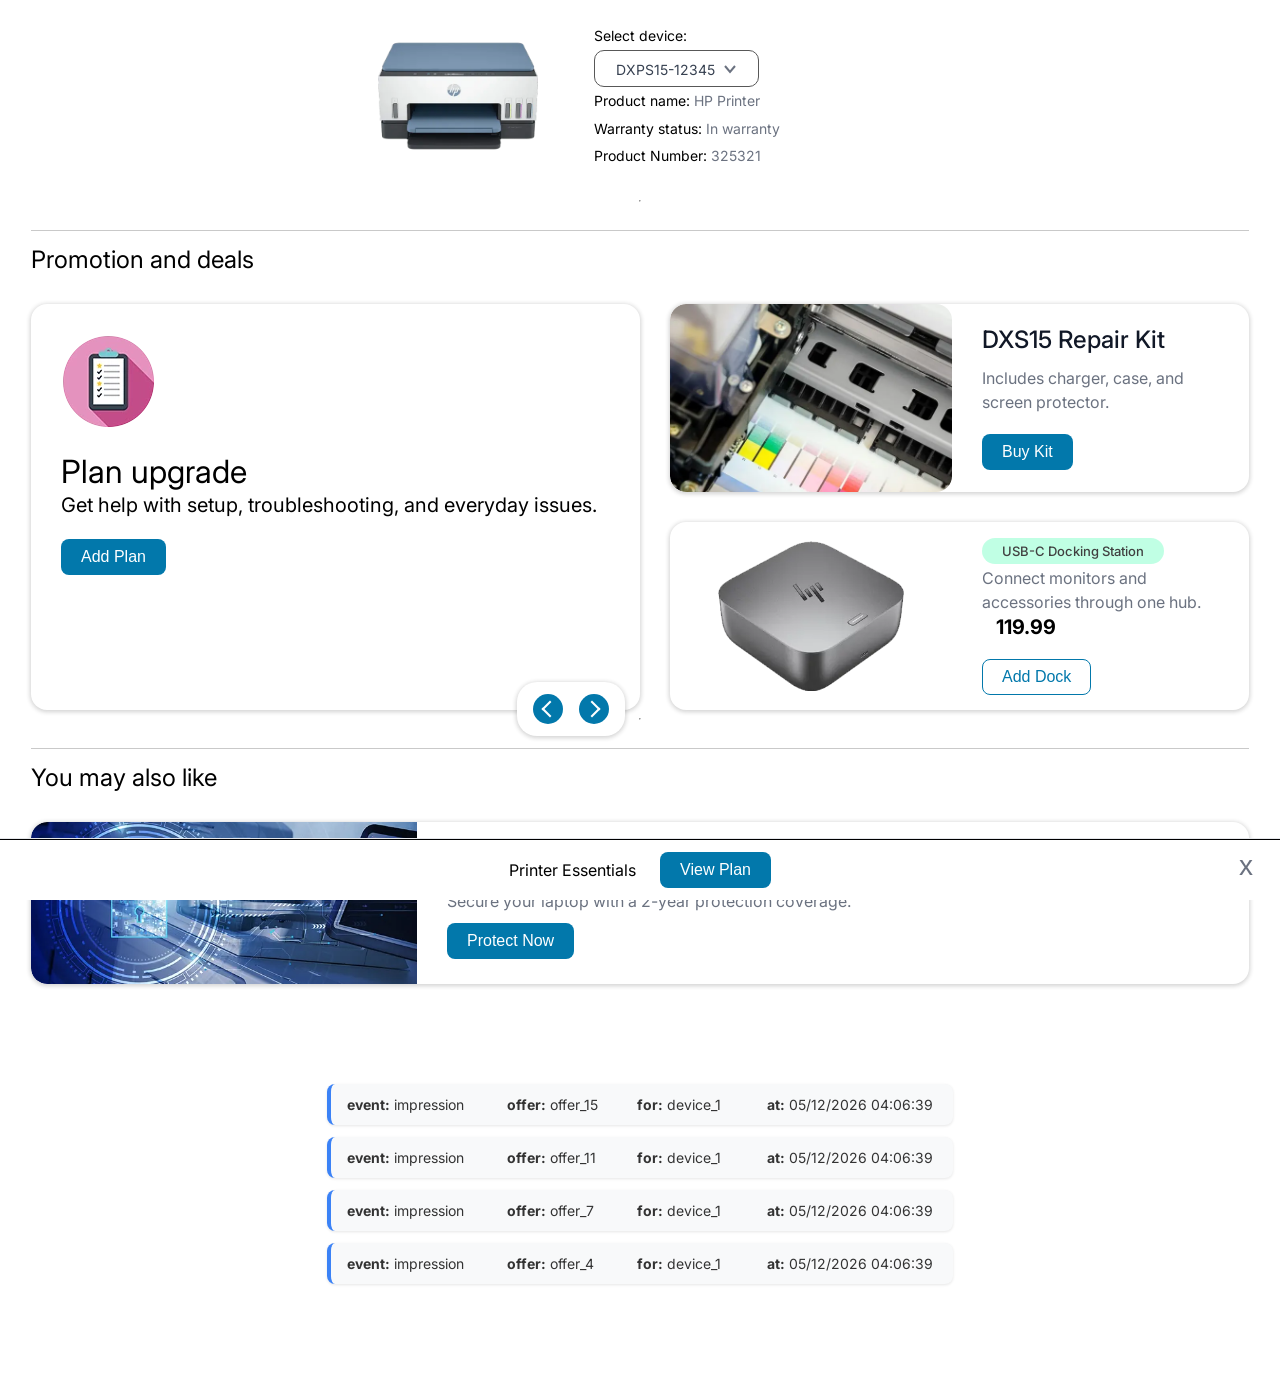
<file: index.html>
<!DOCTYPE html>
<html lang="en">

<head>
    <meta charset="UTF-8">
    <meta name="viewport" content="width=device-width, initial-scale=1.0">
    <link href="https://fonts.googleapis.com/css2?family=Inter:wght@400;500;600;700&display=swap" rel="stylesheet">
    <script type="module" src="script.js"></script>
    <link rel="stylesheet" href="style.css">
    <link rel="icon" href="favicon.ico" type="image/x-icon">
    <title>tech_test</title>
</head>

<body>
    <section id="device">
        <div class="main_image_container">
            <div><img class="deviceImage" width="200px" src="" alt="Device visual display"></div>
        </div>
        <div>
            <div>
                <div class="drop_container">
                    <p class="deviceInfoLabel">Select device:</p>
                    <div class="dd-wrapper" id="deviceDropdown" >
                        <div class="dd-selected"> <span class="dd-label"></span> <span class="dd-arrow"> <svg
                                    viewBox="0 0 14 14" width="14" height="14" fill="none" stroke="currentColor"
                                    stroke-width="2">
                                    <polyline points="2,4 7,10 12,4" />
                                </svg> </span> </div>
                        <div class="dd-list"></div>
                    </div>
                </div>
                <div class="deviceInfoProperties">
                    <p class="deviceInfoProperty">{deviceName}</p>
                    <p class="deviceInfoProperty">{warrantyStatus}</p>
                    <p class="deviceInfoProperty">{productNumber}</p>
                </div>
            </div>
        </div>
        </div>
    </section>
    <hr>
    <h2>Promotion and deals</h2>
    <section id="position_1">
        <div class="carousel-container">
            <div id="carousel_wrapper" class="carousel-track"></div>
            <div class="carousel-controls"> <button tabindex=0 class="carousel-control-button carousel-prev">
                    <div></div>
                </button> <button tabindex=0 class="carousel-control-button carousel-next">
                    <div></div>
                </button> </div>
        </div>
        <div class="right_column_div">
            <div id="right_tile_1"></div>
            <div id="right_tile_2"></div>
        </div>
    </section>
    <hr>
    <h2>You may also like</h2>
    <section id="position_2"> </section>
    <section id="event-log"> </section>
    <footer id="sticky-footer"> </footer>
</body>

</html>
</file>
<file: style.css>
/* =========================
   BASE LAYOUT
========================= */

body {
  display: flex;
  flex-direction: column;
  min-height: 100vh;
  margin: 0;
  margin-bottom: 100px;
  font-family: "Inter", sans-serif;
  align-items: center;

}

section {
  flex: 1;
}

h2 {
  width: 1218px;
  text-align: left;
  font-weight: 400;
  margin-bottom: 30px;
  padding-top: 14px;
  padding-bottom: 0;
  border-top: 1px solid #C9C9C9;
}

/* =========================
   STICKY FOOTER
========================= */

#sticky-footer {
  position: fixed;
  bottom: 0;
  width: 100%;
  margin-top: auto;
  background-color: #fff;
  border-top: 1px solid #e5e7eb;
  z-index: 100;
}

/* =========================
   DEVICE SECTION
========================= */

#device {
  width: 597px;
  height: 165px;
  display: flex;
  align-items: center;
  gap: 20px;
  margin: 0 auto;
  padding: 20px;
  border-radius: 12px;
}

#device>div:first-child {
  flex-shrink: 0;
}

#device>div:first-child>div {
  display: flex;
  align-items: center;
  justify-content: center;
  padding: 16px;
  background-color: #fff;
  border-radius: 8px;
}

.deviceImage {
  max-width: 100%;
  max-height: 120px;
  object-fit: contain;
  border-radius: 4px;
}

/* Device info */

.deviceInfoProperties {
  display: flex;
  flex-direction: column;
}

.deviceInfoLabel,
.deviceInfoProperty {
  margin: 0;
  padding: 4px 0;
  font-size: 14px;
  line-height: 1.4;
}

.deviceInfoLabel {
  color: #000;
}

.deviceInfoProperty {
  color: #6b7280;
}

.deviceInfoProperty span {
  color: #000;
}

.deviceInfoPanel {
  display: flex;
}

/* =========================
   DROPDOWN
========================= */

.dd-wrapper {
  position: relative;
  width: 163px;
  height: 35px;
  font-size: 14px;
  font-family: "Inter", sans-serif;
  user-select: none;
  border: 1px solid #585858;
  border-radius: 10px;
}

.dd-wrapper:hover {
  background-color: rgba(88, 88, 88, 0.05);
}

.dd-wrapper.open {
  border: 1px solid transparent !important;
}

.dd-selected {
  position: absolute;
  width: 121px;
  display: flex;
  align-items: center;
  justify-content: space-between;
  padding: 10px 21px;
  color: #374151;
  cursor: pointer;
  border-radius: 12px 12px 0 0;
  transition: border-color 0.2s ease, box-shadow 0.2s ease;
  z-index: 55;
}
.dd-selected:focus-visible{
  border-radius: 10px;
  outline: #0278AB solid 2px;
  background-color: #0278ab27;
  padding: 9px 21px;
}
.dd-selected:hover {
  border-color: #0278AB;
}

.dd-arrow {
  display: flex;
  align-items: center;
  color: #6b7280;
  flex-shrink: 0;
  transition: transform 0.2s ease;
}

.dd-wrapper.open .dd-arrow {
  transform: rotate(180deg);
}

.dd-list {
  display: none;
  position: absolute;
  left: 0;
  right: 0;
  padding: 10px;
  padding-top: 44px;
  background: #fff;
  border-radius: 12px;
  box-shadow: 0 4px 12px rgb(0 0 0 / 29%);
  overflow: hidden;
  z-index: 0;
}

.dd-wrapper.open .dd-list {
  display: block;
}
.dd-wrapper.open .dd-selected {
  border-bottom: 1px solid #d1d5db;
}
.dd-item {
  padding: 9px 12px;
  font-size: 14px;
  color: #374151;
  cursor: pointer;
}
.dd-item:not(:active){
padding-top: 10px;
}

.dd-item:hover, .dd-item:focus-visible {
  background: #0278AB;
  color: #fff;
  outline: none;
  border-radius: 8px;
}

.dd-item.selected {
  display: none;
}

/* legacy select fallback */

.deviceDropdown {
  width: 160px;
  padding: 8px 12px;
  font-size: 14px;
  color: #374151;
  background: #fff;
  border: 1px solid #d1d5db;
  border-radius: 12px;
  cursor: pointer;
  transition: border-color 0.2s ease, box-shadow 0.2s ease;
}

.deviceDropdown:focus {
  outline: none;
  border-color: #0278AB;
  box-shadow: 0 0 0 3px rgba(2, 120, 171, 0.1);
}

/* =========================
   LAYOUT SECTIONS
========================= */

#position_1 {
  display: flex;
  justify-content: center;
  gap: 30px;
  max-width: 1218px;
}

#position_1 .carousel {
  grid-row: 1 / 3;
  grid-column: 1;
}

#position_1 .SKU:nth-child(2) {
  grid-row: 1;
}

#position_1 .SKU:nth-child(3) {
  grid-row: 2;
}

#position_2 {
  width: 1218px;
}

.right_column_div {
  display: flex;
  flex-direction: column;
  gap: 30px;
}

/* =========================
   EVENT LOG
========================= */

#event-log {
  display: flex;
  flex-direction: column;
  gap: 12px;
  margin: 100px 0 0;
  padding: 0;
  list-style: none;
}

.event-item {
  display: flex;
  flex-wrap: wrap;
  padding: 12px 16px;
  font-size: 14px;
  color: #333;
  background: #f8f9fa;
  border-left: 4px solid #0278AB;
  border-radius: 8px;
  box-shadow: 0 1px 3px rgba(0, 0, 0, 0.1);
  animation: fadeIn 0.3s ease-in-out;
}

@keyframes fadeIn {
  from {
    opacity: 0;
    transform: translateX(-10px);
  }

  to {
    opacity: 1;
    transform: translateX(0);
  }
}

/* event types */

.click {
  border-left-color: #10B981 !important;
}

.impression {
  border-left-color: #3B82F6 !important;
}

.focus {
  border-left-color: #F59E0B !important;
}

/* log columns */

.logItem:nth-child(1) {
  width: 160px;
  display: inline-block;
}

.logItem:nth-child(2) {
  width: 130px;
  display: inline-block;
}

.logItem:nth-child(3) {
  width: 130px;
  display: inline-block;
}

.logItem:nth-child(4) {
  width: 170px;
  display: inline-block;
}

/* =========================
   CAROUSEL
========================= */

.carousel-container {
  position: relative;
  min-width: 609px;
}

carousel-track {
  position: relative;
  height: 100%;
}

.carousel {
  position: absolute;
  top: 0;
  left: 0;
  width: 100%;
  opacity: 0;
  transform: scale(0.99);
  transition: opacity 0.5s ease, transform 0.5s ease;
  pointer-events: none;
}

.carousel.active {
  opacity: 1;
  transform: scale(1);
  pointer-events: auto;
  z-index: 2;
  max-width: calc(100% - 60px);
  max-height: 346px;
}

.carousel-controls {
  position: absolute;
  bottom: -26px;
  right: 15.5px;
  display: flex;
  gap: 16px;
  padding: 12px 16px;
  background: #fff;
  border-radius: 20px;
  width: fit-content;
  box-shadow: 0 1px 4px 1px rgba(33, 33, 33, 0.2);
  z-index: 97;
}

.carousel-control-button {
  width: 30px;
  height: 30px;
  border-radius: 50%;
  background: #0278AB;
  border: none;
  display: flex;
  align-items: center;
  justify-content: center;
  cursor: pointer;
}

.carousel-control-button:hover {
  background: #035C84;
}

.carousel-control-button:focus,
.carousel-control-button:active,
.carousel-control-button:focus-visible {
  background: #014667;
  outline: none;
}

.carousel-control-button div {
  width: 10px;
  height: 10px;
  border-top: 2px solid white;
  border-right: 2px solid white;
}

.carousel-prev div {
  transform: rotate(-135deg);
  margin-left: 4px;
}

.carousel-next div {
  transform: rotate(45deg);
  margin-right: 4px;
}

/* =========================
   RESPONSIVE
========================= */

@media (max-width: 1200px) {
  body {
    padding: 0 20px;
  }

  h2 {
    width: 609px;
    max-width: 100%;
  }

  #position_1 {
    flex-direction: column;
    align-items: center;
    max-width: 100%;
  }

  .carousel-container {
    min-width: 100%;
    height: 409px;
    margin-bottom: 20px;
  }

  .right_column_div,
  #position_2 {
    width: 609px;
    max-width: 100%;
  }
}

@media (max-width: 600px) {

  html,
  body {
    overflow-x: hidden;
  }

  body {
    overscroll-behavior-y: auto;
  }

  h2 {
    font-size: 14px;
  }

  #device {
    width: 80%;
    height: auto;
    flex-direction: column;
  }

  #position_1 {
    padding: 0 20px;
  }

  .carousel-container {
    height: 334px;
  }

  .carousel.active {
    max-width: calc(100% - 42px) !important;
  }

  .carousel-controls {
    right: 25.5px;
  }

  .logItem:nth-child(1),
  .logItem:nth-child(3) {
    width: 148px;
  }
}
</file>
